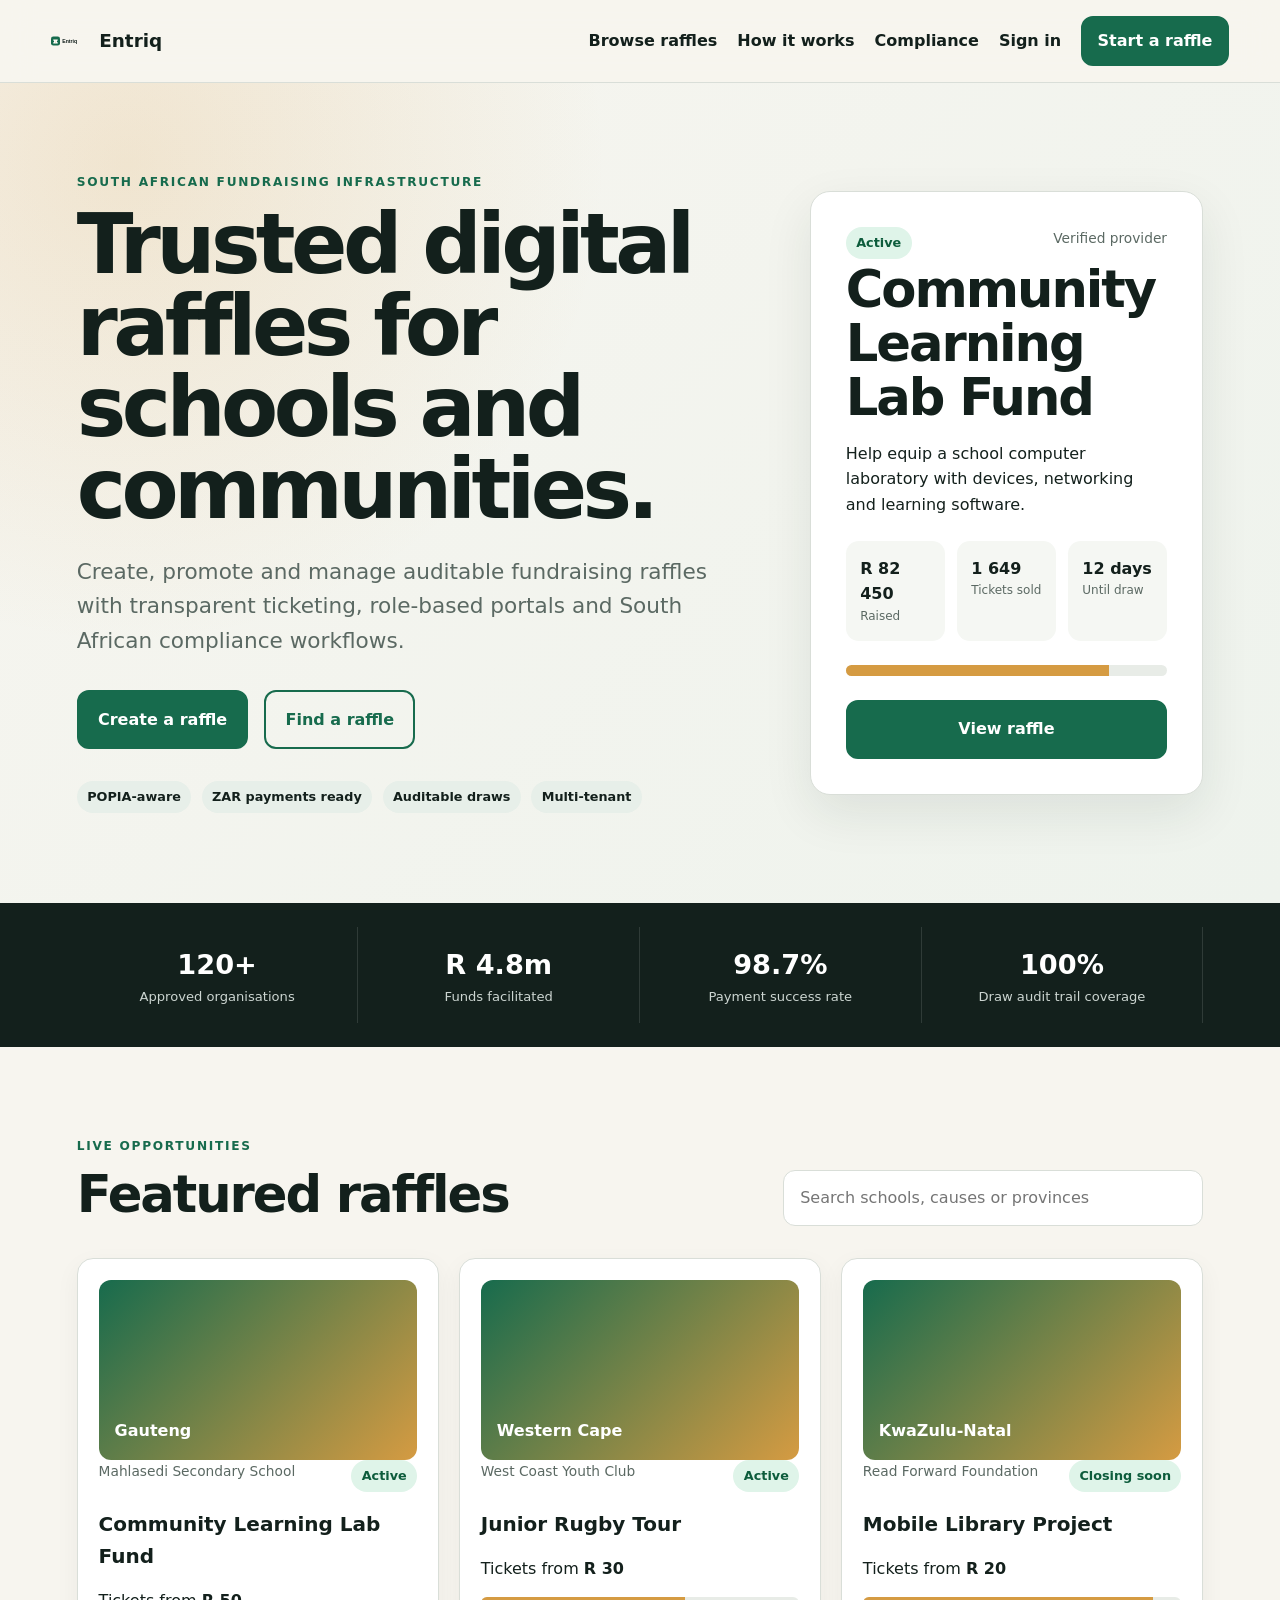
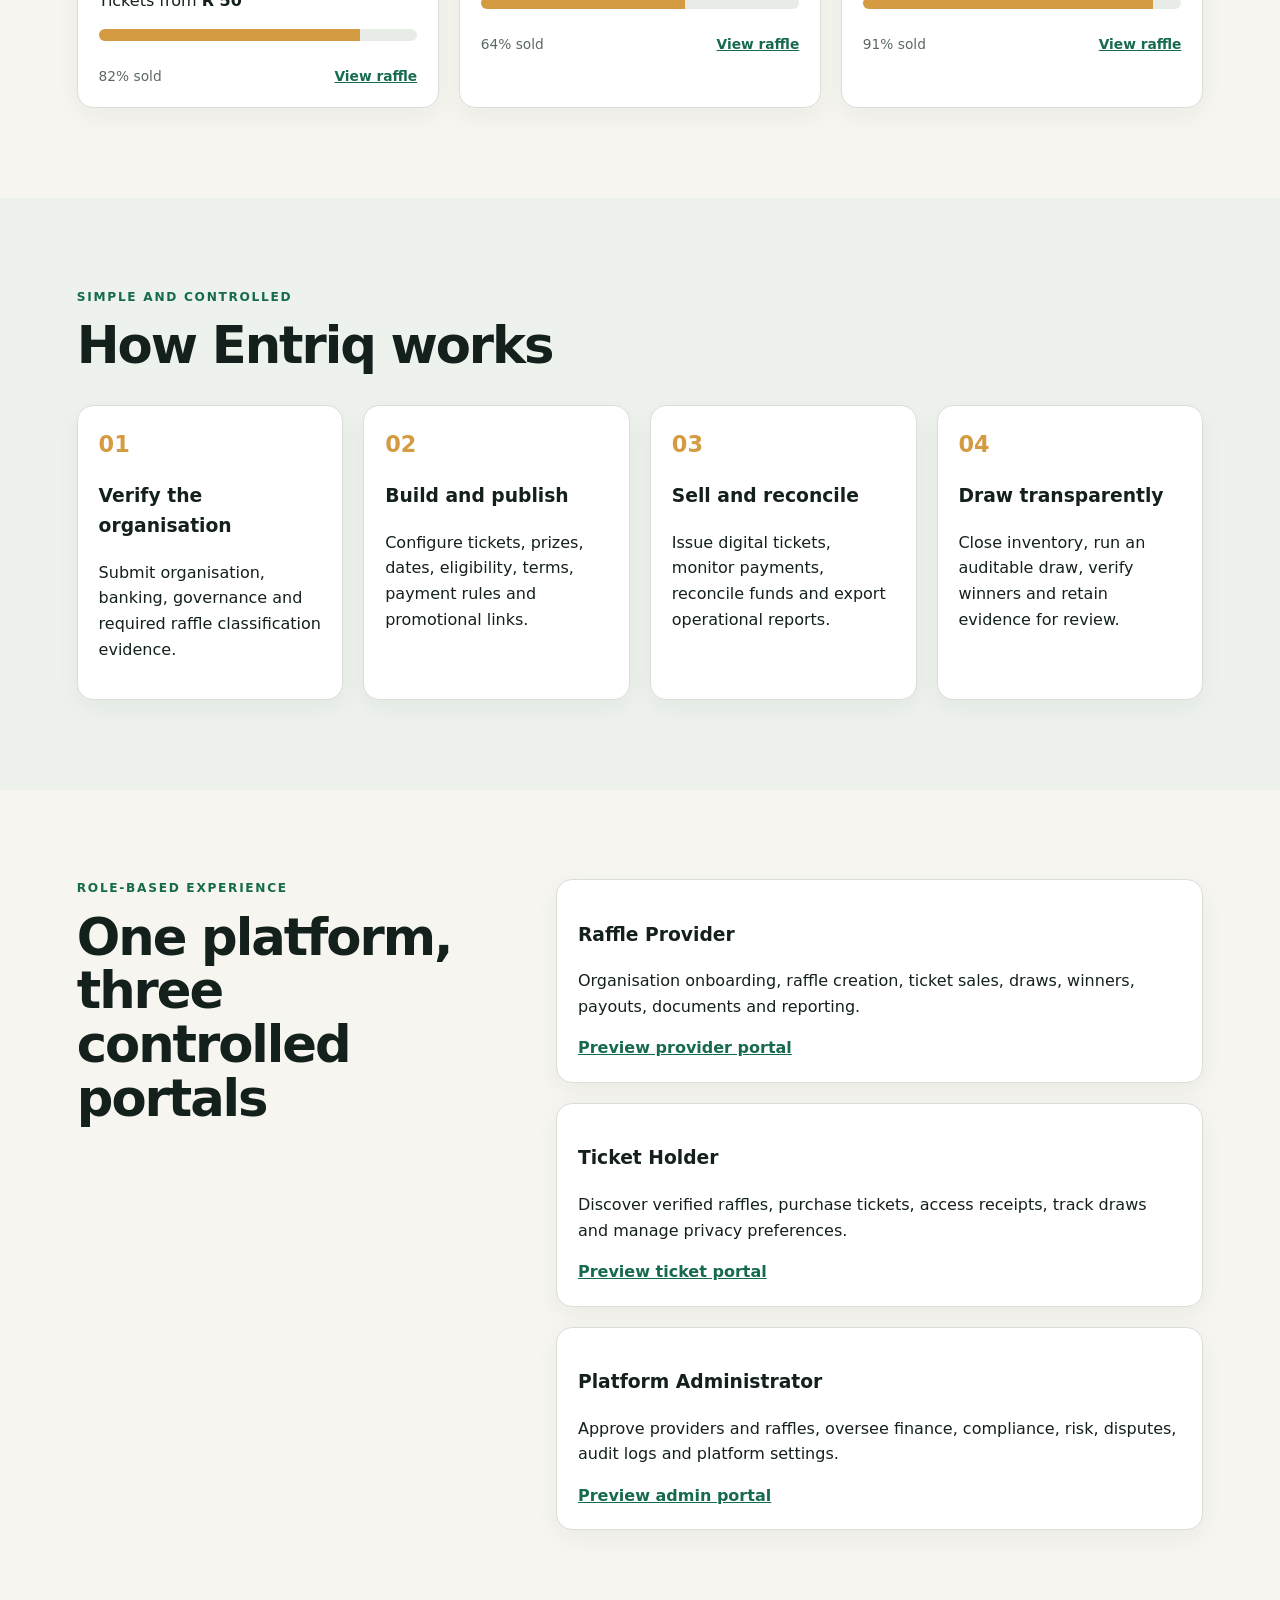
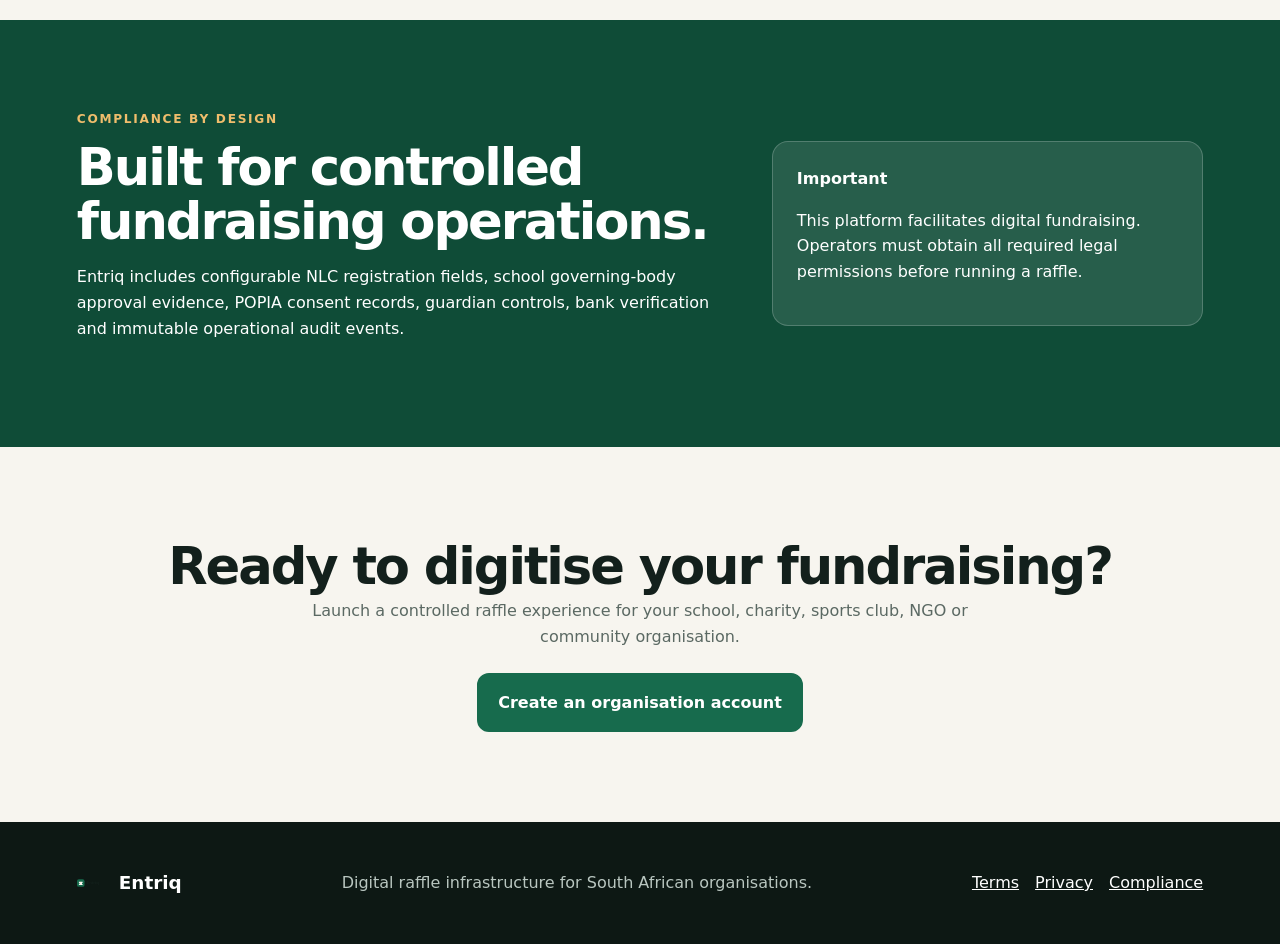
<file: index.html>
<!doctype html>
<html lang="en-ZA">
<head>
  <meta charset="UTF-8" />
  <meta name="viewport" content="width=device-width, initial-scale=1.0" />
  <meta name="description" content="Entriq is a South African digital raffle platform for schools, charities, clubs and community organisations." />
  <meta name="theme-color" content="#123a2f" />
  <title>Entriq | Trusted Digital Raffles</title>
  <link rel="icon" href="./assets/icon.svg" type="image/svg+xml" />
  <link rel="stylesheet" href="./assets/styles.css" />
</head>
<body>
  <header class="topbar">
    <a class="brand" href="#home" aria-label="Entriq home">
      <img src="./assets/logo.svg" alt="" width="36" height="36" />
      <span>Entriq</span>
    </a>
    <button class="menu-toggle" aria-label="Toggle navigation" aria-expanded="false">Menu</button>
    <nav class="nav" aria-label="Main navigation">
      <a href="#raffles">Browse raffles</a>
      <a href="#how-it-works">How it works</a>
      <a href="#compliance">Compliance</a>
      <a href="./login.html">Sign in</a>
      <a class="button button-small" href="./signup.html">Start a raffle</a>
    </nav>
  </header>

  <main id="home">
    <section class="hero section">
      <div class="hero-copy">
        <p class="eyebrow">South African fundraising infrastructure</p>
        <h1>Trusted digital raffles for schools and communities.</h1>
        <p class="lead">Create, promote and manage auditable fundraising raffles with transparent ticketing, role-based portals and South African compliance workflows.</p>
        <div class="actions">
          <a class="button" href="./signup.html?role=provider">Create a raffle</a>
          <a class="button button-secondary" href="#raffles">Find a raffle</a>
        </div>
        <div class="trust-row" aria-label="Platform capabilities">
          <span>POPIA-aware</span><span>ZAR payments ready</span><span>Auditable draws</span><span>Multi-tenant</span>
        </div>
      </div>
      <aside class="hero-panel" aria-label="Featured raffle summary">
        <div class="status-row"><span class="badge active">Active</span><span>Verified provider</span></div>
        <h2>Community Learning Lab Fund</h2>
        <p>Help equip a school computer laboratory with devices, networking and learning software.</p>
        <div class="metric-grid">
          <div><strong>R 82 450</strong><span>Raised</span></div>
          <div><strong>1 649</strong><span>Tickets sold</span></div>
          <div><strong>12 days</strong><span>Until draw</span></div>
        </div>
        <div class="progress" aria-label="82 percent funded"><span style="width:82%"></span></div>
        <a class="button full" href="./raffle.html">View raffle</a>
      </aside>
    </section>

    <section class="stats section compact" aria-label="Platform statistics">
      <div><strong>120+</strong><span>Approved organisations</span></div>
      <div><strong>R 4.8m</strong><span>Funds facilitated</span></div>
      <div><strong>98.7%</strong><span>Payment success rate</span></div>
      <div><strong>100%</strong><span>Draw audit trail coverage</span></div>
    </section>

    <section id="raffles" class="section">
      <div class="section-heading">
        <div><p class="eyebrow">Live opportunities</p><h2>Featured raffles</h2></div>
        <label class="search"><span class="sr-only">Search raffles</span><input id="raffle-search" type="search" placeholder="Search schools, causes or provinces" /></label>
      </div>
      <div id="raffle-grid" class="card-grid"></div>
      <p id="empty-state" class="empty" hidden>No raffles match your search.</p>
    </section>

    <section id="how-it-works" class="section surface">
      <p class="eyebrow">Simple and controlled</p>
      <h2>How Entriq works</h2>
      <div class="steps">
        <article><span>01</span><h3>Verify the organisation</h3><p>Submit organisation, banking, governance and required raffle classification evidence.</p></article>
        <article><span>02</span><h3>Build and publish</h3><p>Configure tickets, prizes, dates, eligibility, terms, payment rules and promotional links.</p></article>
        <article><span>03</span><h3>Sell and reconcile</h3><p>Issue digital tickets, monitor payments, reconcile funds and export operational reports.</p></article>
        <article><span>04</span><h3>Draw transparently</h3><p>Close inventory, run an auditable draw, verify winners and retain evidence for review.</p></article>
      </div>
    </section>

    <section class="section portals">
      <div><p class="eyebrow">Role-based experience</p><h2>One platform, three controlled portals</h2></div>
      <div class="portal-grid">
        <article><h3>Raffle Provider</h3><p>Organisation onboarding, raffle creation, ticket sales, draws, winners, payouts, documents and reporting.</p><a href="./provider.html">Preview provider portal</a></article>
        <article><h3>Ticket Holder</h3><p>Discover verified raffles, purchase tickets, access receipts, track draws and manage privacy preferences.</p><a href="./holder.html">Preview ticket portal</a></article>
        <article><h3>Platform Administrator</h3><p>Approve providers and raffles, oversee finance, compliance, risk, disputes, audit logs and platform settings.</p><a href="./admin.html">Preview admin portal</a></article>
      </div>
    </section>

    <section id="compliance" class="section compliance">
      <div>
        <p class="eyebrow">Compliance by design</p>
        <h2>Built for controlled fundraising operations.</h2>
        <p>Entriq includes configurable NLC registration fields, school governing-body approval evidence, POPIA consent records, guardian controls, bank verification and immutable operational audit events.</p>
      </div>
      <div class="notice"><strong>Important</strong><p>This platform facilitates digital fundraising. Operators must obtain all required legal permissions before running a raffle.</p></div>
    </section>

    <section class="section cta">
      <h2>Ready to digitise your fundraising?</h2>
      <p>Launch a controlled raffle experience for your school, charity, sports club, NGO or community organisation.</p>
      <a class="button" href="./signup.html?role=provider">Create an organisation account</a>
    </section>
  </main>

  <footer>
    <a class="brand" href="#home"><img src="./assets/logo.svg" alt="" width="30" height="30" /><span>Entriq</span></a>
    <p>Digital raffle infrastructure for South African organisations.</p>
    <div><a href="./terms.html">Terms</a><a href="./privacy.html">Privacy</a><a href="#compliance">Compliance</a></div>
  </footer>
  <script src="./assets/app.js" defer></script>
</body>
</html>
</file>
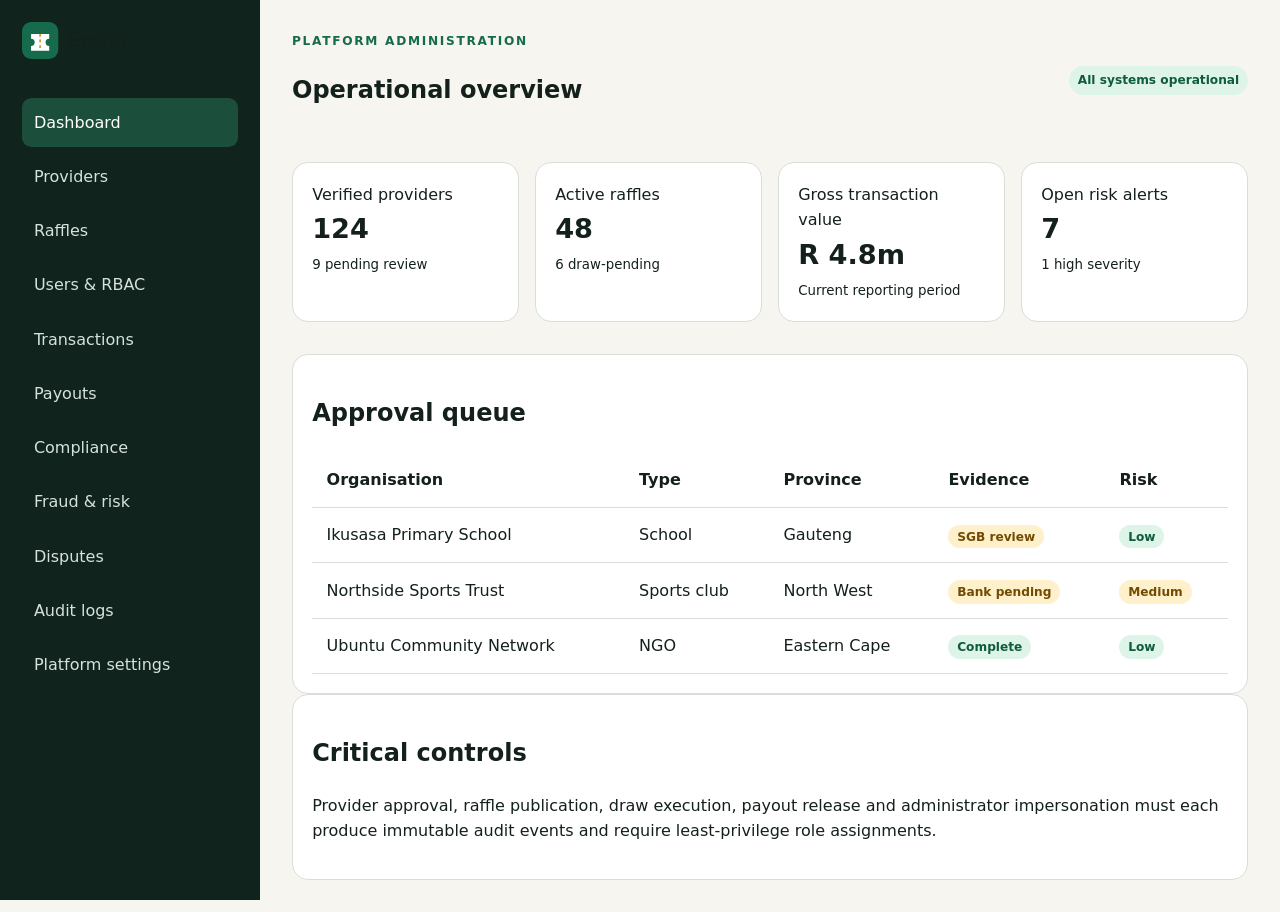
<file: admin.html>
<!doctype html><html lang="en-ZA"><head><meta charset="UTF-8"><meta name="viewport" content="width=device-width,initial-scale=1"><title>Admin Portal | Entriq</title><link rel="icon" href="./assets/icon.svg" type="image/svg+xml"><link rel="stylesheet" href="./assets/styles.css"></head><body><main class="dashboard"><aside class="sidebar"><a class="brand" href="./index.html"><img src="./assets/logo.svg" alt="Entriq" width="145"></a><nav><a class="active" href="#">Dashboard</a><a href="#">Providers</a><a href="#">Raffles</a><a href="#">Users & RBAC</a><a href="#">Transactions</a><a href="#">Payouts</a><a href="#">Compliance</a><a href="#">Fraud & risk</a><a href="#">Disputes</a><a href="#">Audit logs</a><a href="#">Platform settings</a></nav></aside><section class="dashboard-main"><header class="dashboard-header"><div><p class="eyebrow">Platform Administration</p><h1>Operational overview</h1></div><span class="status success">All systems operational</span></header><div class="dashboard-cards"><article class="dashboard-card"><span>Verified providers</span><strong>124</strong><small>9 pending review</small></article><article class="dashboard-card"><span>Active raffles</span><strong>48</strong><small>6 draw-pending</small></article><article class="dashboard-card"><span>Gross transaction value</span><strong>R 4.8m</strong><small>Current reporting period</small></article><article class="dashboard-card"><span>Open risk alerts</span><strong>7</strong><small>1 high severity</small></article></div><section class="panel"><h2>Approval queue</h2><div class="table-wrap"><table class="data-table"><thead><tr><th>Organisation</th><th>Type</th><th>Province</th><th>Evidence</th><th>Risk</th></tr></thead><tbody><tr><td>Ikusasa Primary School</td><td>School</td><td>Gauteng</td><td><span class="status warning">SGB review</span></td><td><span class="status success">Low</span></td></tr><tr><td>Northside Sports Trust</td><td>Sports club</td><td>North West</td><td><span class="status warning">Bank pending</span></td><td><span class="status warning">Medium</span></td></tr><tr><td>Ubuntu Community Network</td><td>NGO</td><td>Eastern Cape</td><td><span class="status success">Complete</span></td><td><span class="status success">Low</span></td></tr></tbody></table></div></section><section class="panel"><h2>Critical controls</h2><p>Provider approval, raffle publication, draw execution, payout release and administrator impersonation must each produce immutable audit events and require least-privilege role assignments.</p></section></section></main></body></html>
</file>
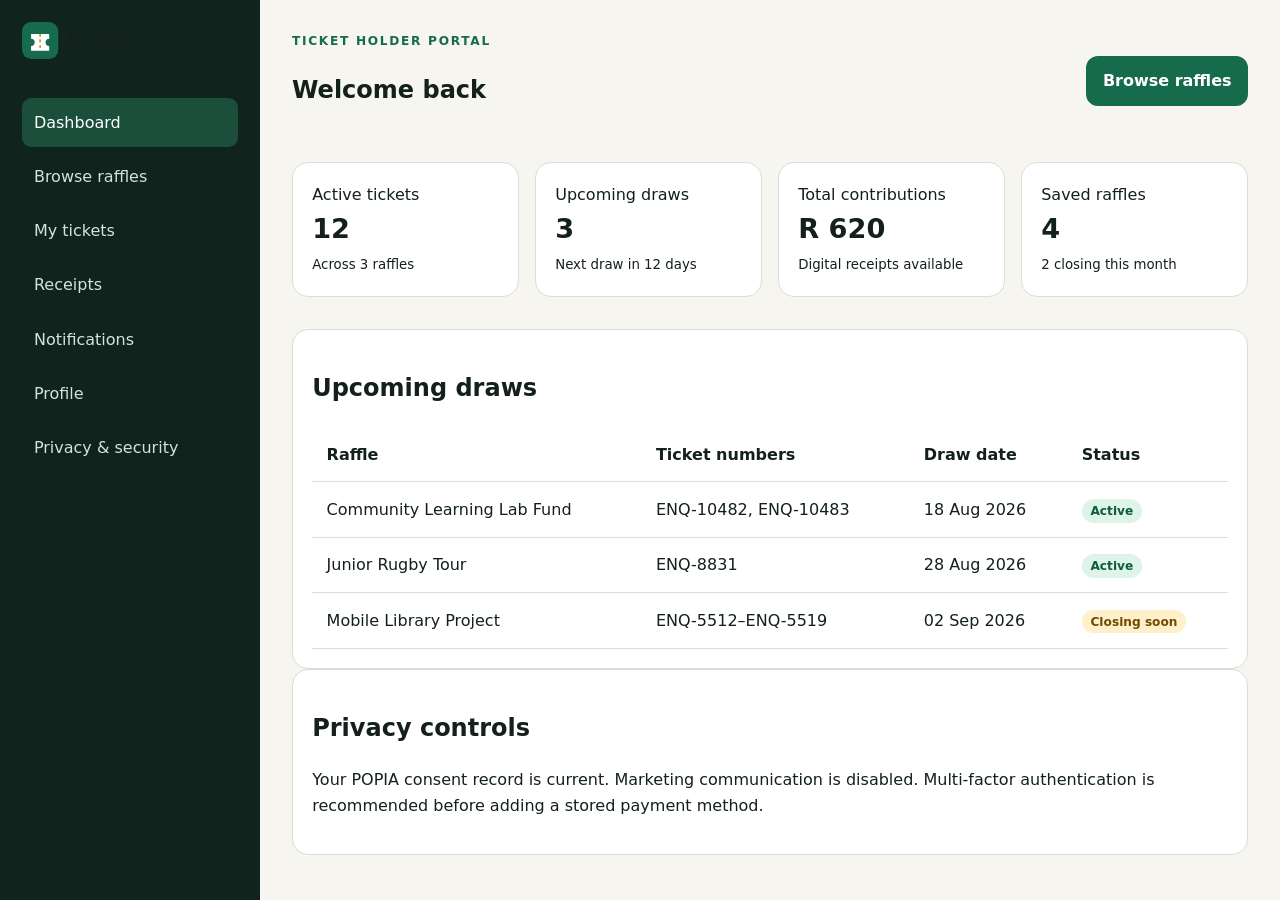
<file: holder.html>
<!doctype html><html lang="en-ZA"><head><meta charset="UTF-8"><meta name="viewport" content="width=device-width,initial-scale=1"><title>Ticket Holder Portal | Entriq</title><link rel="icon" href="./assets/icon.svg" type="image/svg+xml"><link rel="stylesheet" href="./assets/styles.css"></head><body><main class="dashboard"><aside class="sidebar"><a class="brand" href="./index.html"><img src="./assets/logo.svg" alt="Entriq" width="145"></a><nav><a class="active" href="#">Dashboard</a><a href="./index.html#raffles">Browse raffles</a><a href="#">My tickets</a><a href="#">Receipts</a><a href="#">Notifications</a><a href="#">Profile</a><a href="#">Privacy & security</a></nav></aside><section class="dashboard-main"><header class="dashboard-header"><div><p class="eyebrow">Ticket Holder Portal</p><h1>Welcome back</h1></div><a class="button button-small" href="./index.html#raffles">Browse raffles</a></header><div class="dashboard-cards"><article class="dashboard-card"><span>Active tickets</span><strong>12</strong><small>Across 3 raffles</small></article><article class="dashboard-card"><span>Upcoming draws</span><strong>3</strong><small>Next draw in 12 days</small></article><article class="dashboard-card"><span>Total contributions</span><strong>R 620</strong><small>Digital receipts available</small></article><article class="dashboard-card"><span>Saved raffles</span><strong>4</strong><small>2 closing this month</small></article></div><section class="panel"><h2>Upcoming draws</h2><div class="table-wrap"><table class="data-table"><thead><tr><th>Raffle</th><th>Ticket numbers</th><th>Draw date</th><th>Status</th></tr></thead><tbody><tr><td>Community Learning Lab Fund</td><td>ENQ-10482, ENQ-10483</td><td>18 Aug 2026</td><td><span class="status success">Active</span></td></tr><tr><td>Junior Rugby Tour</td><td>ENQ-8831</td><td>28 Aug 2026</td><td><span class="status success">Active</span></td></tr><tr><td>Mobile Library Project</td><td>ENQ-5512–ENQ-5519</td><td>02 Sep 2026</td><td><span class="status warning">Closing soon</span></td></tr></tbody></table></div></section><section class="panel"><h2>Privacy controls</h2><p>Your POPIA consent record is current. Marketing communication is disabled. Multi-factor authentication is recommended before adding a stored payment method.</p></section></section></main></body></html>
</file>
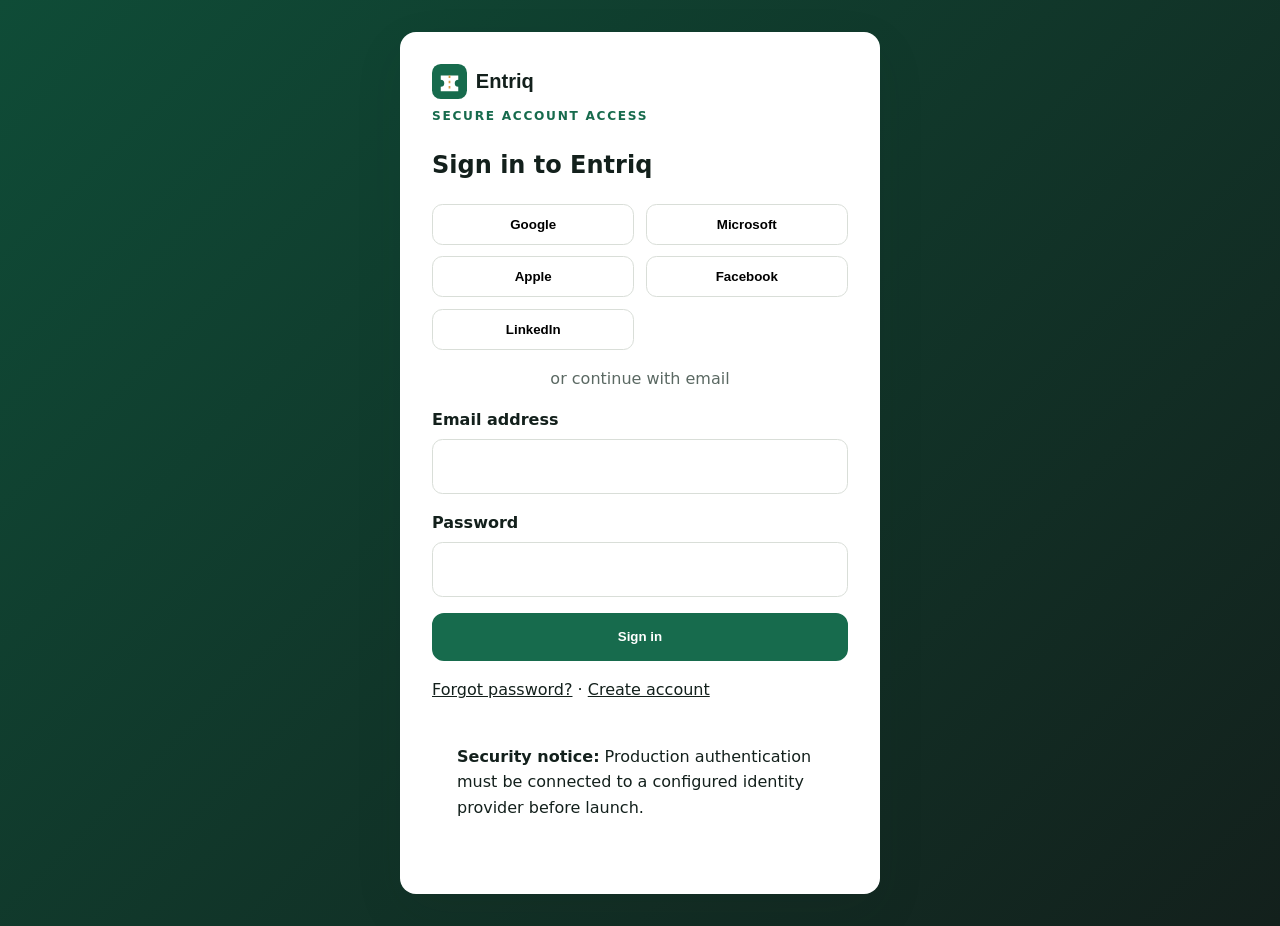
<file: login.html>
<!doctype html><html lang="en-ZA"><head><meta charset="UTF-8"><meta name="viewport" content="width=device-width,initial-scale=1"><title>Sign in | Entriq</title><link rel="icon" href="./assets/icon.svg" type="image/svg+xml"><link rel="stylesheet" href="./assets/styles.css"></head><body><main class="auth-shell"><section class="auth-card"><a class="brand" href="./index.html"><img src="./assets/logo.svg" alt="Entriq" width="140"></a><p class="eyebrow">Secure account access</p><h1>Sign in to Entriq</h1><div class="social-grid" aria-label="Social sign-in options"><button type="button">Google</button><button type="button">Microsoft</button><button type="button">Apple</button><button type="button">Facebook</button><button type="button">LinkedIn</button></div><p class="divider">or continue with email</p><form data-demo-form><label>Email address<input type="email" required autocomplete="email"></label><label>Password<input type="password" required autocomplete="current-password"></label><button class="button" type="submit">Sign in</button><p data-form-message hidden></p></form><p><a href="#">Forgot password?</a> · <a href="./signup.html">Create account</a></p><p class="notice"><strong>Security notice:</strong> Production authentication must be connected to a configured identity provider before launch.</p></section></main><script src="./assets/app.js"></script></body></html>
</file>
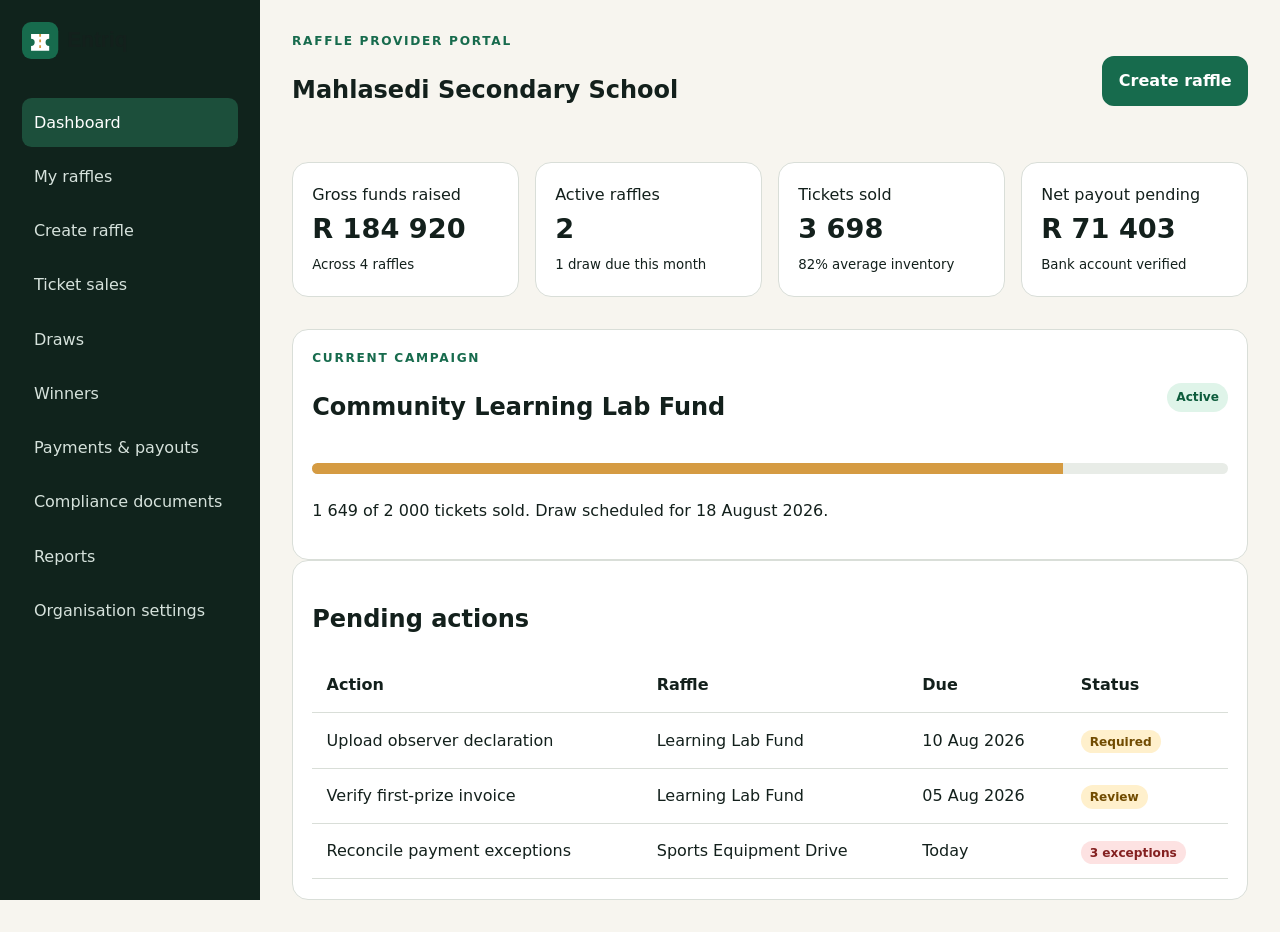
<file: provider.html>
<!doctype html><html lang="en-ZA"><head><meta charset="UTF-8"><meta name="viewport" content="width=device-width,initial-scale=1"><title>Provider Portal | Entriq</title><link rel="icon" href="./assets/icon.svg" type="image/svg+xml"><link rel="stylesheet" href="./assets/styles.css"></head><body><main class="dashboard"><aside class="sidebar"><a class="brand" href="./index.html"><img src="./assets/logo.svg" alt="Entriq" width="145"></a><nav><a class="active" href="#">Dashboard</a><a href="#">My raffles</a><a href="#">Create raffle</a><a href="#">Ticket sales</a><a href="#">Draws</a><a href="#">Winners</a><a href="#">Payments & payouts</a><a href="#">Compliance documents</a><a href="#">Reports</a><a href="#">Organisation settings</a></nav></aside><section class="dashboard-main"><header class="dashboard-header"><div><p class="eyebrow">Raffle Provider Portal</p><h1>Mahlasedi Secondary School</h1></div><a class="button button-small" href="#">Create raffle</a></header><div class="dashboard-cards"><article class="dashboard-card"><span>Gross funds raised</span><strong>R 184 920</strong><small>Across 4 raffles</small></article><article class="dashboard-card"><span>Active raffles</span><strong>2</strong><small>1 draw due this month</small></article><article class="dashboard-card"><span>Tickets sold</span><strong>3 698</strong><small>82% average inventory</small></article><article class="dashboard-card"><span>Net payout pending</span><strong>R 71 403</strong><small>Bank account verified</small></article></div><section class="panel"><div class="dashboard-header"><div><p class="eyebrow">Current campaign</p><h2>Community Learning Lab Fund</h2></div><span class="status success">Active</span></div><div class="progress"><span style="width:82%"></span></div><p>1 649 of 2 000 tickets sold. Draw scheduled for 18 August 2026.</p></section><section class="panel"><h2>Pending actions</h2><div class="table-wrap"><table class="data-table"><thead><tr><th>Action</th><th>Raffle</th><th>Due</th><th>Status</th></tr></thead><tbody><tr><td>Upload observer declaration</td><td>Learning Lab Fund</td><td>10 Aug 2026</td><td><span class="status warning">Required</span></td></tr><tr><td>Verify first-prize invoice</td><td>Learning Lab Fund</td><td>05 Aug 2026</td><td><span class="status warning">Review</span></td></tr><tr><td>Reconcile payment exceptions</td><td>Sports Equipment Drive</td><td>Today</td><td><span class="status danger">3 exceptions</span></td></tr></tbody></table></div></section></section></main></body></html>
</file>
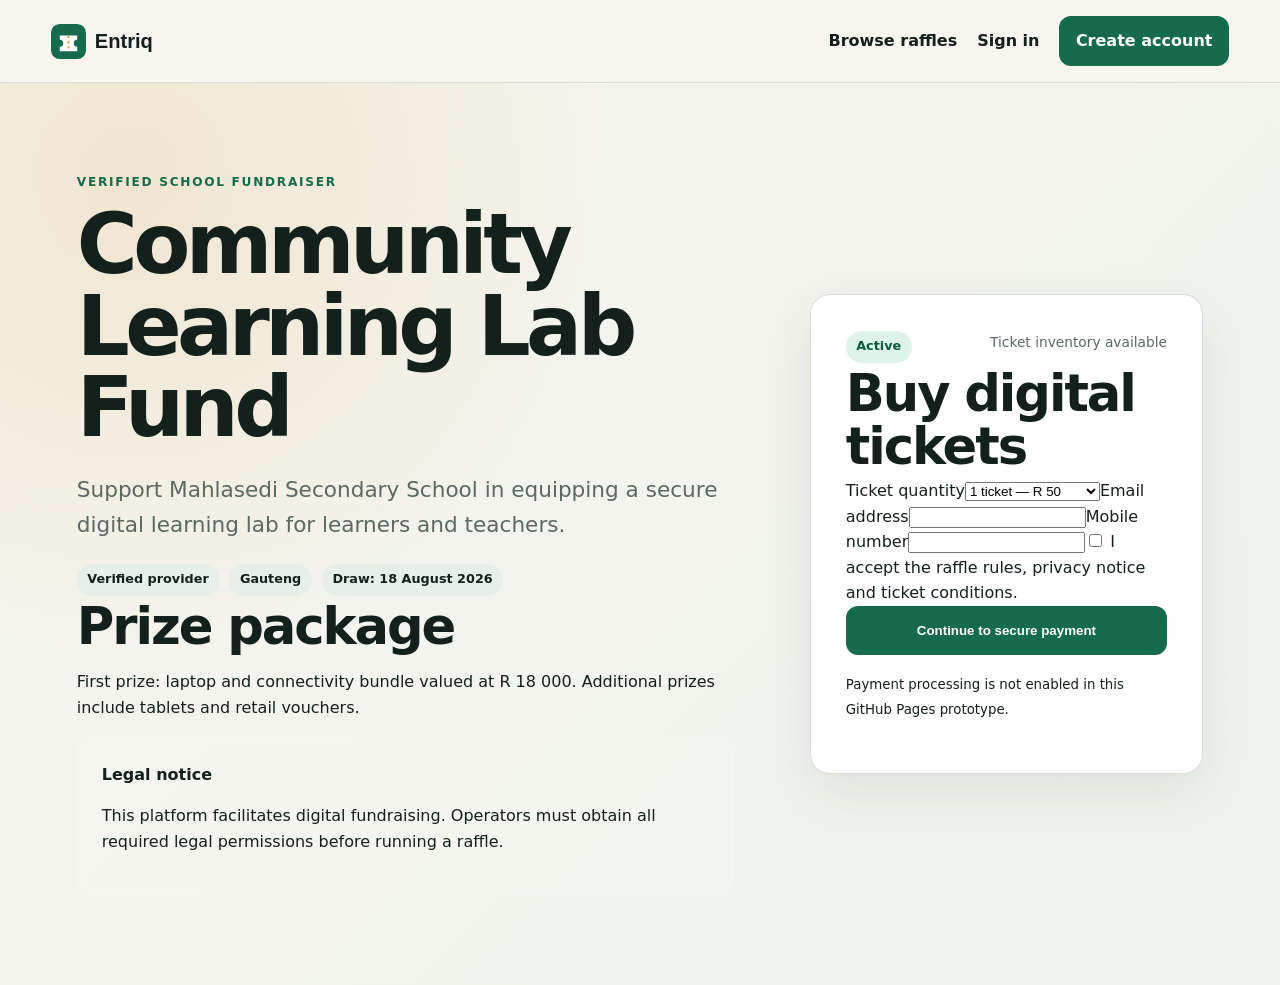
<file: raffle.html>
<!doctype html><html lang="en-ZA"><head><meta charset="UTF-8"><meta name="viewport" content="width=device-width,initial-scale=1"><title>Community Learning Lab Fund | Entriq</title><link rel="icon" href="./assets/icon.svg" type="image/svg+xml"><link rel="stylesheet" href="./assets/styles.css"></head><body><header class="topbar"><a class="brand" href="./index.html"><img src="./assets/logo.svg" alt="Entriq" width="140"></a><nav class="nav"><a href="./index.html#raffles">Browse raffles</a><a href="./login.html">Sign in</a><a class="button button-small" href="./signup.html">Create account</a></nav></header><main><section class="hero section"><div class="hero-copy"><p class="eyebrow">Verified school fundraiser</p><h1>Community Learning Lab Fund</h1><p class="lead">Support Mahlasedi Secondary School in equipping a secure digital learning lab for learners and teachers.</p><div class="trust-row"><span>Verified provider</span><span>Gauteng</span><span>Draw: 18 August 2026</span></div><h2>Prize package</h2><p>First prize: laptop and connectivity bundle valued at R 18 000. Additional prizes include tablets and retail vouchers.</p><div class="notice"><strong>Legal notice</strong><p>This platform facilitates digital fundraising. Operators must obtain all required legal permissions before running a raffle.</p></div></div><aside class="hero-panel"><div class="status-row"><span class="badge active">Active</span><span>Ticket inventory available</span></div><h2>Buy digital tickets</h2><form data-demo-form><label>Ticket quantity<select><option>1 ticket — R 50</option><option>5 tickets — R 250</option><option>10 tickets — R 500</option></select></label><label>Email address<input type="email" required></label><label>Mobile number<input type="tel" required></label><label><span><input type="checkbox" required> I accept the raffle rules, privacy notice and ticket conditions.</span></label><button class="button full" type="submit">Continue to secure payment</button><p data-form-message hidden></p></form><p><small>Payment processing is not enabled in this GitHub Pages prototype.</small></p></aside></section></main><script src="./assets/app.js"></script></body></html>
</file>
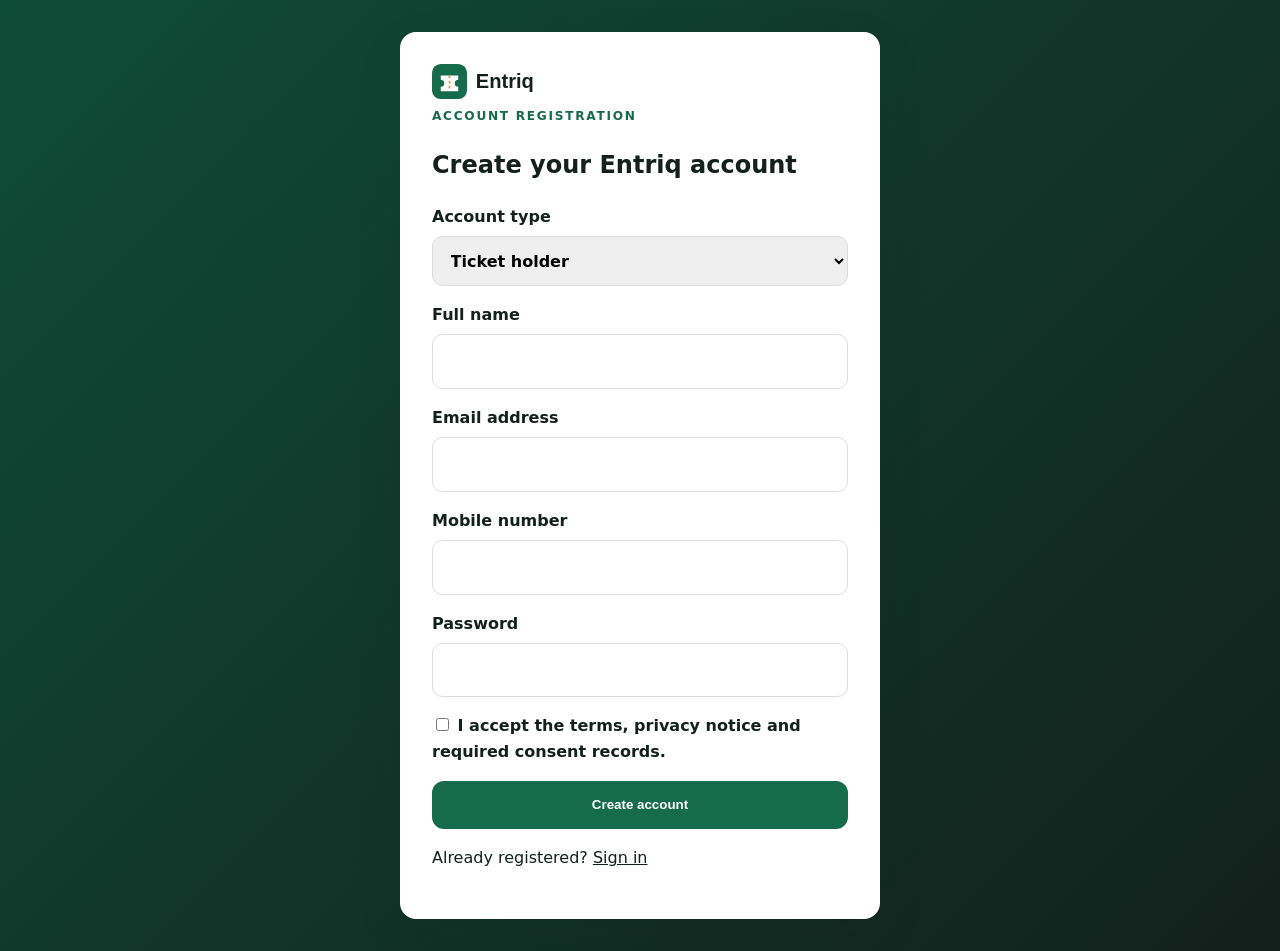
<file: signup.html>
<!doctype html><html lang="en-ZA"><head><meta charset="UTF-8"><meta name="viewport" content="width=device-width,initial-scale=1"><title>Create account | Entriq</title><link rel="icon" href="./assets/icon.svg" type="image/svg+xml"><link rel="stylesheet" href="./assets/styles.css"></head><body><main class="auth-shell"><section class="auth-card"><a class="brand" href="./index.html"><img src="./assets/logo.svg" alt="Entriq" width="140"></a><p class="eyebrow">Account registration</p><h1>Create your Entriq account</h1><form data-demo-form><label>Account type<select name="role"><option value="holder">Ticket holder</option><option value="provider">Raffle provider</option></select></label><label>Full name<input type="text" required autocomplete="name"></label><label>Email address<input type="email" required autocomplete="email"></label><label>Mobile number<input type="tel" required autocomplete="tel"></label><label>Password<input type="password" required autocomplete="new-password"></label><label><span><input type="checkbox" required> I accept the terms, privacy notice and required consent records.</span></label><button class="button" type="submit">Create account</button><p data-form-message hidden></p></form><p>Already registered? <a href="./login.html">Sign in</a></p></section></main><script src="./assets/app.js"></script></body></html>
</file>
<file: assets/styles.css>
:root{--ink:#13201c;--muted:#5b6963;--bg:#f7f5ef;--surface:#fff;--primary:#176b4d;--primary-dark:#0f4c37;--accent:#d59b42;--line:#d9ded8;--danger:#9b2c2c;--shadow:0 18px 50px rgba(20,40,32,.09)}*{box-sizing:border-box}html{scroll-behavior:smooth}body{margin:0;font-family:Inter,ui-sans-serif,system-ui,-apple-system,BlinkMacSystemFont,"Segoe UI",sans-serif;background:var(--bg);color:var(--ink);line-height:1.6}a{color:inherit}img{max-width:100%}.sr-only{position:absolute;width:1px;height:1px;padding:0;margin:-1px;overflow:hidden;clip:rect(0,0,0,0);white-space:nowrap;border:0}.topbar{position:sticky;top:0;z-index:20;display:flex;align-items:center;justify-content:space-between;gap:2rem;padding:1rem clamp(1rem,4vw,4rem);background:rgba(247,245,239,.94);backdrop-filter:blur(16px);border-bottom:1px solid var(--line)}.brand{display:inline-flex;align-items:center;gap:.75rem;text-decoration:none;font-weight:800;font-size:1.15rem}.nav{display:flex;align-items:center;gap:1.25rem}.nav a{text-decoration:none;font-weight:650}.menu-toggle{display:none;border:1px solid var(--line);background:var(--surface);border-radius:.6rem;padding:.6rem .8rem}.section{padding:clamp(3.5rem,7vw,7rem) clamp(1rem,6vw,6rem)}.compact{padding-top:1.5rem;padding-bottom:1.5rem}.hero{min-height:78vh;display:grid;grid-template-columns:minmax(0,1.25fr) minmax(310px,.75fr);align-items:center;gap:clamp(2rem,6vw,6rem);background:radial-gradient(circle at 10% 10%,rgba(213,155,66,.18),transparent 35%),linear-gradient(135deg,#f7f5ef 0%,#eef3ed 100%)}.eyebrow{text-transform:uppercase;letter-spacing:.14em;font-size:.76rem;font-weight:800;color:var(--primary);margin:0 0 .75rem}.hero h1{font-size:clamp(2.7rem,6.5vw,6.4rem);line-height:.98;letter-spacing:-.055em;max-width:900px;margin:.25rem 0 1.5rem}.lead{font-size:clamp(1.05rem,1.8vw,1.35rem);max-width:720px;color:var(--muted)}.actions{display:flex;flex-wrap:wrap;gap:1rem;margin:2rem 0}.button{display:inline-flex;align-items:center;justify-content:center;text-decoration:none;background:var(--primary);color:#fff;font-weight:800;border-radius:.75rem;padding:.92rem 1.2rem;border:2px solid var(--primary);transition:.2s transform,.2s background}.button:hover{background:var(--primary-dark);transform:translateY(-1px)}.button-secondary{background:transparent;color:var(--primary)}.button-small{padding:.65rem .9rem}.full{width:100%}.trust-row{display:flex;flex-wrap:wrap;gap:.65rem}.trust-row span,.badge{display:inline-flex;padding:.36rem .65rem;border-radius:99px;background:#e7efe9;font-size:.8rem;font-weight:750}.hero-panel{background:var(--surface);border:1px solid var(--line);border-radius:1.25rem;padding:clamp(1.4rem,3vw,2.2rem);box-shadow:var(--shadow)}.status-row{display:flex;justify-content:space-between;gap:1rem;color:var(--muted);font-size:.86rem}.badge.active{background:#dff4e9;color:#0d5c3c}.hero-panel h2{font-size:2rem;line-height:1.1}.metric-grid{display:grid;grid-template-columns:repeat(3,1fr);gap:.75rem;margin:1.5rem 0}.metric-grid div{padding:.9rem;background:#f5f7f3;border-radius:.8rem}.metric-grid strong,.metric-grid span{display:block}.metric-grid span{font-size:.75rem;color:var(--muted)}.progress{height:.7rem;background:#e8ece7;border-radius:99px;overflow:hidden;margin:1rem 0 1.5rem}.progress span{display:block;height:100%;background:var(--accent)}.stats{display:grid;grid-template-columns:repeat(4,1fr);background:var(--ink);color:#fff}.stats div{text-align:center;padding:1rem;border-right:1px solid rgba(255,255,255,.12)}.stats strong,.stats span{display:block}.stats strong{font-size:1.7rem}.stats span{font-size:.82rem;color:#ccd5d1}.section-heading{display:flex;align-items:end;justify-content:space-between;gap:2rem;margin-bottom:2rem}.section h2{font-size:clamp(2rem,4vw,3.8rem);line-height:1.05;letter-spacing:-.04em;margin:.25rem 0}.search input{width:min(420px,80vw);padding:.9rem 1rem;border:1px solid var(--line);border-radius:.75rem;background:var(--surface);font:inherit}.card-grid,.portal-grid,.steps{display:grid;grid-template-columns:repeat(3,1fr);gap:1.25rem}.raffle-card,.portal-grid article,.steps article{background:var(--surface);border:1px solid var(--line);border-radius:1rem;padding:1.3rem;box-shadow:0 8px 25px rgba(20,40,32,.05)}.raffle-card .image{height:180px;border-radius:.75rem;background:linear-gradient(135deg,#176b4d,#d59b42);display:flex;align-items:end;padding:1rem;color:#fff;font-weight:800}.raffle-card h3{font-size:1.25rem;margin:1rem 0 .4rem}.raffle-card .meta{display:flex;justify-content:space-between;color:var(--muted);font-size:.86rem}.raffle-card a,.portal-grid a{font-weight:800;color:var(--primary)}.empty{text-align:center;padding:3rem;background:var(--surface);border:1px dashed var(--line);border-radius:1rem}.surface{background:#edf2ec}.steps{grid-template-columns:repeat(4,1fr);margin-top:2rem}.steps span{font-weight:900;color:var(--accent);font-size:1.4rem}.portals{display:grid;grid-template-columns:.8fr 1.2fr;gap:3rem;align-items:start}.portal-grid{grid-template-columns:1fr}.compliance{display:grid;grid-template-columns:1.2fr .8fr;gap:3rem;background:var(--primary-dark);color:#fff}.compliance .eyebrow{color:#f0bd6c}.notice{align-self:center;background:rgba(255,255,255,.1);border:1px solid rgba(255,255,255,.2);border-radius:1rem;padding:1.5rem}.cta{text-align:center}.cta p{max-width:680px;margin:0 auto 1.5rem;color:var(--muted)}footer{display:flex;align-items:center;justify-content:space-between;gap:2rem;padding:2rem clamp(1rem,6vw,6rem);background:#0d1814;color:#fff}footer div{display:flex;gap:1rem}footer p{color:#b9c6c0}.auth-shell{min-height:100vh;display:grid;place-items:center;padding:2rem;background:linear-gradient(135deg,#0f4c37,#13201c)}.auth-card{width:min(480px,100%);background:#fff;border-radius:1rem;padding:2rem;box-shadow:var(--shadow)}.auth-card form{display:grid;gap:1rem}.auth-card label{display:grid;gap:.4rem;font-weight:700}.auth-card input,.auth-card select{padding:.85rem;border:1px solid var(--line);border-radius:.65rem;font:inherit}.social-grid{display:grid;grid-template-columns:1fr 1fr;gap:.7rem}.social-grid button{padding:.75rem;background:#fff;border:1px solid var(--line);border-radius:.65rem;font-weight:700}.divider{text-align:center;color:var(--muted);margin:1rem 0}.dashboard{min-height:100vh;display:grid;grid-template-columns:260px 1fr}.sidebar{background:#10231c;color:#fff;padding:1.4rem;position:sticky;top:0;height:100vh}.sidebar nav{display:grid;gap:.35rem;margin-top:2rem}.sidebar nav a{padding:.72rem;border-radius:.6rem;text-decoration:none;color:#d6e2dc}.sidebar nav a.active,.sidebar nav a:hover{background:#1c4f3b;color:#fff}.dashboard-main{padding:2rem;overflow:auto}.dashboard-header{display:flex;justify-content:space-between;align-items:center;gap:1rem}.dashboard-cards{display:grid;grid-template-columns:repeat(4,1fr);gap:1rem;margin:2rem 0}.dashboard-card,.panel{background:#fff;border:1px solid var(--line);border-radius:1rem;padding:1.2rem}.dashboard-card strong{display:block;font-size:1.7rem}.table-wrap{overflow:auto}.data-table{width:100%;border-collapse:collapse}.data-table th,.data-table td{text-align:left;padding:.9rem;border-bottom:1px solid var(--line);white-space:nowrap}.status{font-size:.76rem;font-weight:800;padding:.3rem .55rem;border-radius:99px;background:#e8ece7}.status.warning{background:#fff0cc;color:#714b00}.status.success{background:#dff4e9;color:#0d5c3c}.status.danger{background:#fde2e2;color:#842020}@media(max-width:900px){.hero,.portals,.compliance{grid-template-columns:1fr}.card-grid{grid-template-columns:repeat(2,1fr)}.steps{grid-template-columns:repeat(2,1fr)}.stats{grid-template-columns:repeat(2,1fr)}.dashboard{grid-template-columns:1fr}.sidebar{position:static;height:auto}.dashboard-cards{grid-template-columns:repeat(2,1fr)}}@media(max-width:680px){.menu-toggle{display:block}.nav{display:none;position:absolute;top:100%;left:0;right:0;background:var(--surface);padding:1rem;flex-direction:column;align-items:stretch;border-bottom:1px solid var(--line)}.nav.open{display:flex}.hero{min-height:auto}.hero h1{font-size:3rem}.metric-grid,.card-grid,.portal-grid,.steps,.stats,.dashboard-cards{grid-template-columns:1fr}.section-heading{align-items:start;flex-direction:column}.search,.search input{width:100%}footer{align-items:start;flex-direction:column}.social-grid{grid-template-columns:1fr}.dashboard-main{padding:1rem}}
</file>
